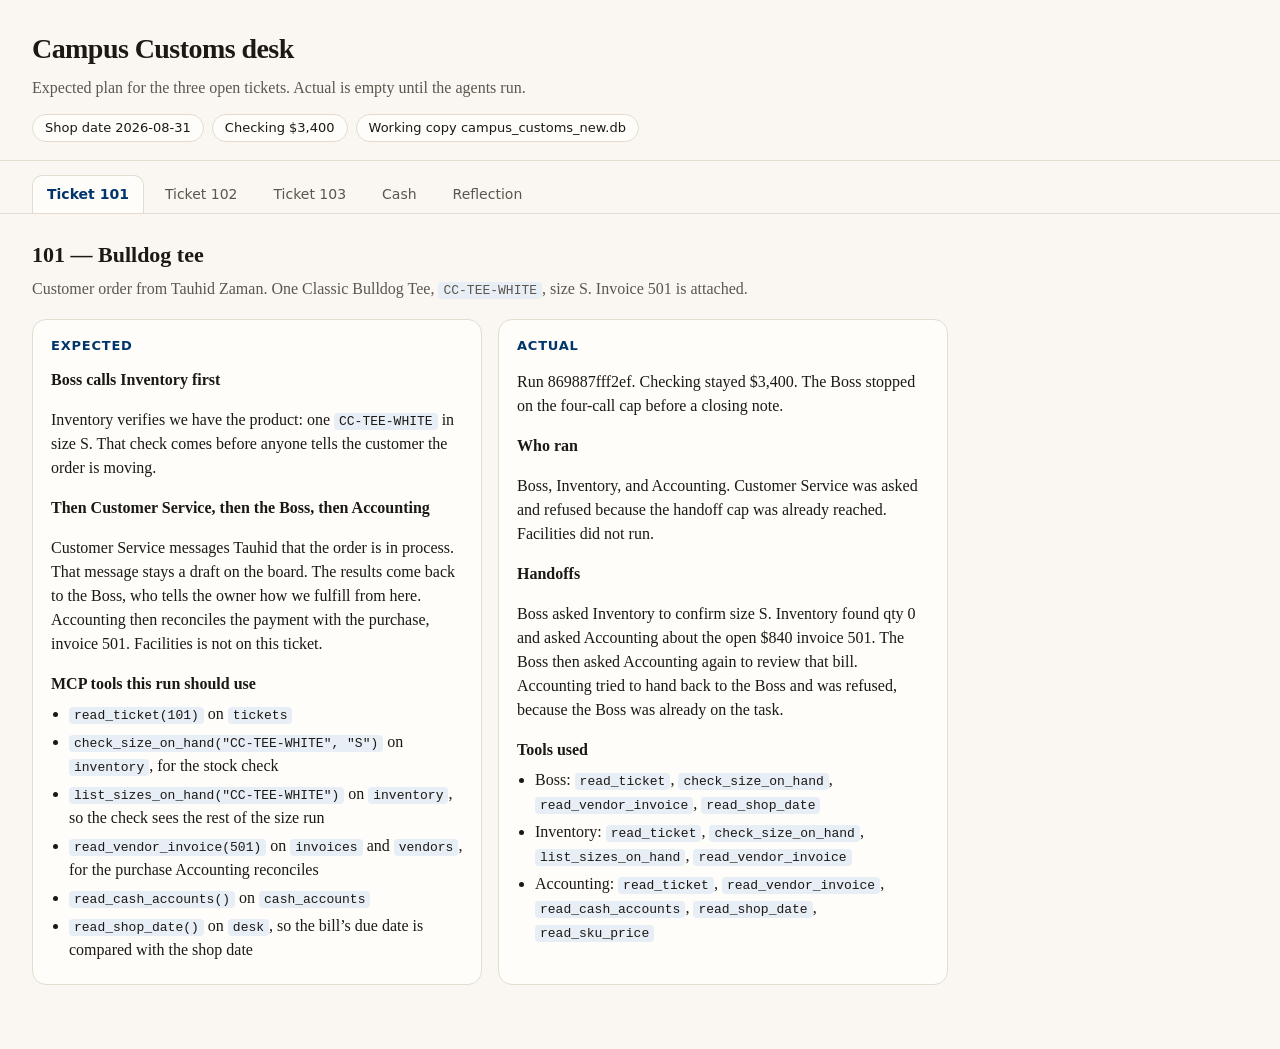
<file: output/desk_tickets.html>
<!DOCTYPE html>
<html lang="en">
<head>
  <meta charset="utf-8">
  <meta name="viewport" content="width=device-width, initial-scale=1">
  <title>Campus Customs — desk tickets</title>
  <style>
    :root {
      --ink: #1c1915;
      --muted: #5c564c;
      --line: #e4dccf;
      --paper: #faf7f2;
      --card: #fffdf9;
      --yale: #00356b;
      --yale-soft: #e7eef5;
      --empty: #f3efe8;
    }
    * { box-sizing: border-box; }
    body {
      margin: 0;
      font: 16px/1.5 "Iowan Old Style", Palatino, "Palatino Linotype", Georgia, serif;
      color: var(--ink);
      background: var(--paper);
    }
    header {
      padding: 28px 32px 18px;
      border-bottom: 1px solid var(--line);
    }
    header p { margin: 6px 0 0; color: var(--muted); }
    h1 { margin: 0; font-size: 28px; font-weight: 600; letter-spacing: -0.02em; }
    .meta { margin-top: 14px; display: flex; flex-wrap: wrap; gap: 8px; }
    .meta span {
      background: var(--card);
      border: 1px solid var(--line);
      border-radius: 999px;
      padding: 4px 12px;
      font: 13px/1.4 ui-sans-serif, system-ui, sans-serif;
    }
    nav {
      display: flex;
      gap: 6px;
      padding: 14px 32px 0;
      border-bottom: 1px solid var(--line);
      overflow-x: auto;
    }
    nav button {
      appearance: none;
      border: 1px solid transparent;
      border-bottom: none;
      background: transparent;
      color: var(--muted);
      font: 14px/1.2 ui-sans-serif, system-ui, sans-serif;
      padding: 10px 14px;
      border-radius: 10px 10px 0 0;
      cursor: pointer;
    }
    nav button[aria-selected="true"] {
      background: var(--card);
      color: var(--yale);
      border-color: var(--line);
      font-weight: 650;
    }
    main { padding: 24px 32px 64px; max-width: 980px; }
    .panel { display: none; }
    .panel.active { display: block; }
    h2 { margin: 0 0 6px; font-size: 22px; }
    .lede { margin: 0 0 18px; color: var(--muted); }
    .grid { display: grid; grid-template-columns: 1fr 1fr; gap: 16px; }
    @media (max-width: 800px) { .grid { grid-template-columns: 1fr; } }
    article {
      background: var(--card);
      border: 1px solid var(--line);
      border-radius: 14px;
      padding: 18px 18px 8px;
    }
    article.blank { background: var(--empty); }
    h3 {
      margin: 0 0 8px;
      font: 600 13px/1.2 ui-sans-serif, system-ui, sans-serif;
      letter-spacing: 0.06em;
      text-transform: uppercase;
      color: var(--yale);
    }
    article.blank h3 { color: var(--muted); }
    h4 { margin: 14px 0 4px; font-size: 16px; }
    ul { margin: 6px 0 14px; padding-left: 18px; }
    li { margin: 4px 0; }
    code {
      font: 13px/1.4 ui-monospace, "SF Mono", Menlo, monospace;
      background: var(--yale-soft);
      padding: 1px 5px;
      border-radius: 4px;
    }
    .soon {
      margin: 8px 0 16px;
      color: var(--muted);
      font-style: italic;
    }
  </style>
</head>
<body>
  <header>
    <h1>Campus Customs desk</h1>
    <p>Expected plan for the three open tickets. Actual is empty until the agents run.</p>
    <div class="meta">
      <span>Shop date 2026-08-31</span>
      <span>Checking $3,400</span>
      <span>Working copy campus_customs_new.db</span>
    </div>
  </header>

  <nav role="tablist" aria-label="Desk pages">
    <button role="tab" id="tab-101" aria-controls="panel-101" aria-selected="true" type="button">Ticket 101</button>
    <button role="tab" id="tab-102" aria-controls="panel-102" aria-selected="false" tabindex="-1" type="button">Ticket 102</button>
    <button role="tab" id="tab-103" aria-controls="panel-103" aria-selected="false" tabindex="-1" type="button">Ticket 103</button>
    <button role="tab" id="tab-cash" aria-controls="panel-cash" aria-selected="false" tabindex="-1" type="button">Cash</button>
    <button role="tab" id="tab-reflection" aria-controls="panel-reflection" aria-selected="false" tabindex="-1" type="button">Reflection</button>
  </nav>

  <main>
    <section class="panel active" id="panel-101" role="tabpanel" aria-labelledby="tab-101">
      <h2>101 — Bulldog tee</h2>
      <p class="lede">Customer order from Tauhid Zaman. One Classic Bulldog Tee, <code>CC-TEE-WHITE</code>, size S. Invoice 501 is attached.</p>
      <div class="grid">
        <article>
          <h3>Expected</h3>
          <h4>Boss calls Inventory first</h4>
          <p>Inventory verifies we have the product: one <code>CC-TEE-WHITE</code> in size S. That check comes before anyone tells the customer the order is moving.</p>
          <h4>Then Customer Service, then the Boss, then Accounting</h4>
          <p>Customer Service messages Tauhid that the order is in process. That message stays a draft on the board. The results come back to the Boss, who tells the owner how we fulfill from here. Accounting then reconciles the payment with the purchase, invoice 501. Facilities is not on this ticket.</p>
          <h4>MCP tools this run should use</h4>
          <ul>
            <li><code>read_ticket(101)</code> on <code>tickets</code></li>
            <li><code>check_size_on_hand("CC-TEE-WHITE", "S")</code> on <code>inventory</code>, for the stock check</li>
            <li><code>list_sizes_on_hand("CC-TEE-WHITE")</code> on <code>inventory</code>, so the check sees the rest of the size run</li>
            <li><code>read_vendor_invoice(501)</code> on <code>invoices</code> and <code>vendors</code>, for the purchase Accounting reconciles</li>
            <li><code>read_cash_accounts()</code> on <code>cash_accounts</code></li>
            <li><code>read_shop_date()</code> on <code>desk</code>, so the bill’s due date is compared with the shop date</li>
          </ul>
        </article>
        <article>
          <h3>Actual</h3>
          <p>Run 869887fff2ef. Checking stayed $3,400. The Boss stopped on the four-call cap before a closing note.</p>
          <h4>Who ran</h4>
          <p>Boss, Inventory, and Accounting. Customer Service was asked and refused because the handoff cap was already reached. Facilities did not run.</p>
          <h4>Handoffs</h4>
          <p>Boss asked Inventory to confirm size S. Inventory found qty 0 and asked Accounting about the open $840 invoice 501. The Boss then asked Accounting again to review that bill. Accounting tried to hand back to the Boss and was refused, because the Boss was already on the task.</p>
          <h4>Tools used</h4>
          <ul>
            <li>Boss: <code>read_ticket</code>, <code>check_size_on_hand</code>, <code>read_vendor_invoice</code>, <code>read_shop_date</code></li>
            <li>Inventory: <code>read_ticket</code>, <code>check_size_on_hand</code>, <code>list_sizes_on_hand</code>, <code>read_vendor_invoice</code></li>
            <li>Accounting: <code>read_ticket</code>, <code>read_vendor_invoice</code>, <code>read_cash_accounts</code>, <code>read_shop_date</code>, <code>read_sku_price</code></li>
          </ul>
        </article>
      </div>
    </section>

    <section class="panel" id="panel-102" role="tabpanel" aria-labelledby="tab-102" hidden>
      <h2>102 — Rent due</h2>
      <p class="lede">Rent notice from Elm City Properties. Lease 1. No SKU and no invoice. The note says the rent email claims two days.</p>
      <div class="grid">
        <article>
          <h3>Expected</h3>
          <h4>Boss calls Facilities first</h4>
          <p>When the rent is due, Facilities checks for an operational issue that would stop payment, including the landlord not fulfilling a lease requirement. That finding is reported to the Boss.</p>
          <h4>Then the Boss, then Accounting</h4>
          <p>The Boss decides it is okay to pay, or reports a stop-payment. If the Boss has not stopped payment, Accounting schedules the rent check for the landlord’s office, Elm City Properties on lease 1. No tool mails the check or contacts the landlord. Inventory and Customer Service are not on this ticket.</p>
          <h4>MCP tools this run should use</h4>
          <ul>
            <li><code>read_ticket(102)</code> on <code>tickets</code></li>
            <li><code>read_lease(1)</code> on <code>leases</code>, for the rent, the due date, and any lease note</li>
            <li><code>read_shop_date()</code> on <code>desk</code>, so Facilities can tell whether the rent is due</li>
            <li><code>read_cash_accounts()</code> on <code>cash_accounts</code>, so Accounting can schedule against the checking balance</li>
          </ul>
        </article>
        <article>
          <h3>Actual</h3>
          <p>Run ceaab31dd004. Checking stayed $3,400. No check was mailed. The Boss stopped on the four-call cap before a closing note.</p>
          <h4>Who ran</h4>
          <p>Boss, Facilities, and Accounting. Inventory and Customer Service did not run.</p>
          <h4>Handoffs</h4>
          <p>Boss asked Facilities to own the rent notice. Facilities read lease 1 and asked Accounting to prepare the $2,400 rent, not to pay it. The Boss asked Accounting to confirm that preparation. Accounting asked Facilities again for the rent and the due date. Facilities then tried to ask Accounting back and was refused, because Accounting was already on the task. A further ask from the Boss to Accounting was refused because the handoff cap was reached.</p>
          <h4>Tools used</h4>
          <ul>
            <li>Boss: <code>read_ticket</code></li>
            <li>Facilities: <code>read_ticket</code>, <code>read_lease</code>, <code>read_shop_date</code></li>
            <li>Accounting: <code>read_ticket</code>, <code>read_lease</code>, <code>read_cash_accounts</code>, <code>read_shop_date</code></li>
          </ul>
        </article>
      </div>
    </section>

    <section class="panel" id="panel-103" role="tabpanel" aria-labelledby="tab-103" hidden>
      <h2>103 — Bulk hoodie discount</h2>
      <p class="lede">Price override from Yale AI Club. Twenty Basic Hoodie Big Yale, <code>CC-HOOD-NAVY</code>, size M. No lease and no invoice.</p>
      <div class="grid">
        <article>
          <h3>Expected</h3>
          <h4>Boss calls Customer Service first</h4>
          <p>Yale AI Club asked for a bulk discount, so Customer Service owns the request and brings in only the two departments that can check it.</p>
          <h4>Customer Service with Inventory and Accounting, then the Boss</h4>
          <p>Customer Service works with Inventory to verify we have the inventory for the bulk order: 20 <code>CC-HOOD-NAVY</code> in size M. Customer Service works with Accounting on the discount. The Boss has to be okay with a bulk-order discount before that price is used. The reply to the club stays a draft on the board. Facilities is not on this ticket.</p>
          <h4>MCP tools this run should use</h4>
          <ul>
            <li><code>read_ticket(103)</code> on <code>tickets</code></li>
            <li><code>check_size_on_hand("CC-HOOD-NAVY", "M")</code> on <code>inventory</code>, for the bulk-order count</li>
            <li><code>list_sizes_on_hand("CC-HOOD-NAVY")</code> on <code>inventory</code>, so the check sees the other sizes</li>
            <li><code>read_sku_price("CC-HOOD-NAVY")</code> on <code>pricing</code>, so Accounting prices the discount from cost and list price</li>
          </ul>
        </article>
        <article>
          <h3>Actual</h3>
          <p>Run 57e17f685d16. Checking stayed $3,400. The customer note stayed a draft. The Boss stopped on the four-call cap before a closing note.</p>
          <h4>Who ran</h4>
          <p>Boss, Inventory, and Customer Service. Accounting was asked and refused because the handoff cap was reached. Facilities did not run.</p>
          <h4>Handoffs</h4>
          <p>Boss asked Inventory to count size M. Inventory found 8 on hand against 20 and asked Customer Service to say only that. The Boss asked Customer Service again for a draft, and Customer Service asked Inventory to verify the count once more. Inventory then tried to ask Accounting and was refused.</p>
          <h4>Tools used</h4>
          <ul>
            <li>Boss: <code>list_open_tickets</code>, <code>read_ticket</code></li>
            <li>Inventory: <code>read_ticket</code>, <code>check_size_on_hand</code></li>
            <li>Customer Service: <code>read_ticket</code>, <code>check_size_on_hand</code></li>
          </ul>
        </article>
      </div>
    </section>

    <section class="panel" id="panel-cash" role="tabpanel" aria-labelledby="tab-cash" hidden>
      <h2>Cash</h2>
      <p class="lede">Checking after the reset, then each ticket. The last line is the balance in <code>cash_accounts</code>.</p>
      <ul>
        <li>Starting checking, after the reset, shop date 2026-08-31: <strong>$3,400.00</strong></li>
        <li>Ticket 101: <strong>$0.00</strong>. Invoice 501, the $840 rush reprint, was prepared and not approved. No pay was written.</li>
        <li>Ticket 102: <strong>$0.00</strong>. Lease 1 rent, $2,400 to Elm City Properties, was prepared and not approved. No check was mailed.</li>
        <li>Ticket 103: <strong>$0.00</strong>. No invoice and no lease, so there was no pay and no purchase.</li>
        <li>Ending checking: <strong>$3,400.00</strong>. $3,400.00 + $0.00 + $0.00 + $0.00 = $3,400.00, which matches <code>cash_accounts</code>.</li>
      </ul>
    </section>

    <section class="panel" id="panel-reflection" role="tabpanel" aria-labelledby="tab-reflection" hidden>
      <h2>Reflection</h2>
      <p class="lede">Every point below is from the ticket tabs and the Cash tab on this page, plus the desk that ran those tickets.</p>
      <h3>How the agents performed</h3>
      <p>101 went smooth and seamless, without issue. On the 101 tab the Boss called Inventory first. Inventory counted <code>CC-TEE-WHITE</code> size S at 0, and Accounting read invoice 501, the open $840 reprint. The Cash tab shows ticket 101 at <strong>$0.00</strong>. The bill was prepared and not paid, and checking stayed <strong>$3,400.00</strong>. Facilities stayed off that ticket.</p>
      <p>102 went smooth and seamless, without issue. On the 102 tab the Boss called Facilities first. Facilities read lease 1, and Accounting prepared the $2,400 rent without mailing a check. The Cash tab shows ticket 102 at <strong>$0.00</strong>. Inventory and Customer Service stayed off that ticket.</p>
      <p>103 presented a limit issue, so we had to rework how we address those matters so the Boss is not called too many times. On the 103 tab the Boss stopped on the four-call cap. Accounting was asked and refused, and the Cash tab shows ticket 103 at <strong>$0.00</strong> because that ticket had no invoice and no lease. The rework is one call from the Boss to Inventory, then Customer Service, then Accounting, and the invoice comes back up the chain instead of calling the Boss again.</p>
      <h3>Actual against the plan</h3>
      <p>101 worked as expected. The Expected side says Inventory first, then the customer draft, then Accounting on invoice 501. The Actual side is Boss to Inventory to Accounting, with the stock tools and <code>read_vendor_invoice</code>. Customer Service was refused once the handoff cap was hit. The Cash tab still shows <strong>$0.00</strong>, so the $840 reprint was not the sale.</p>
      <p>102 worked as expected. The Expected side says Facilities first, then Accounting schedules the $2,400 and does not mail it. The Actual side is that handoff, using <code>read_lease</code>, <code>read_shop_date</code>, and <code>read_cash_accounts</code>. The Cash tab shows <strong>$0.00</strong> and no check mailed.</p>
      <p>103 needed a more efficient process, and that process should be saved as a pathway for similar issues. Expected said Customer Service first, with Inventory and Accounting, and <code>read_sku_price</code> for the discount. Actual started at Inventory, Accounting never got in, and the price tool was not used. The Cash tab had nothing to move. The saved pathway is the one Boss call, then the chain, so a short rack and a bulk price do not burn the four-call cap.</p>
      <h3>What one agent could have done</h3>
      <p>103 could have been handled solely by the Boss or the human, because it required human thinking to resolve the matter. The 103 tab shows the team counting size M at 8 against an ask of 20 and then dying on the cap before a price. The Cash tab confirms the tools had no bill to pay. The human had to decide the order stays 20 size M, at 10% off because it is 20 or more, and that the 12 short are a reprint. One person with <code>check_size_on_hand</code> and <code>read_sku_price</code> could have put that choice on the desk. The team path is what made the Boss get called until the limit.</p>
      <h3>Three problems this team could take</h3>
      <p>Campus Customs can run out of inventory, and now it can replenish and keep certain pars in production versus sales. The 101 tab already shows that hole: size S qty 0. The 103 tab shows the other hole: size M qty 8 against 20. <code>check_size_on_hand</code> and <code>list_sizes_on_hand</code> are the tools that see the par break. The 103 pathway is how the shortfall gets priced and handed to the human instead of bouncing the Boss.</p>
      <p>Customer Service needs the functionality to queue emails and to punch down solutions, like recommending alternative styles. On the 101 tab the customer note is a draft on the board, and no tool sends it. On the 103 tab the same rule holds: the club reply stays a draft. The size list is already a tool, so an alternative style can be named from stock the way the 103 rack listed the other sizes. The queue itself is the missing send button, which is why the Cash tab never shows a sale just because a draft was written.</p>
      <p>Accounting needs a calendar that is shared globally for when recurring bills come up, so we do not stop production because the rent is not paid or the vendors are not paid. The 102 tab is the rent: lease 1, $2,400, due two days after the shop date. The 101 tab is the vendor bill: invoice 501, $840, due 2026-08-28, before the shop date 2026-08-31. The Cash tab shows both at <strong>$0.00</strong> after the runs, prepared and not paid, while checking stayed <strong>$3,400.00</strong>. <code>read_lease</code>, <code>read_vendor_invoice</code>, <code>read_shop_date</code>, and <code>read_cash_accounts</code> are how Accounting already sees those dates. The shared calendar is so those two bills surface before the rack goes quiet.</p>
      <h3>Three problems this team could not take</h3>
      <p>Campus Customs needs an app with a shopper experience. None of the three ticket tabs is a shopper screen. 101, 102, and 103 are desk tickets, and the Cash tab only moves when a human approves a bill the tools already found. There is no cart, no customer login, and no agent whose job is the shopper.</p>
      <p>Campus Customs needs client feedback and reviews on the website. The 101 and 103 tabs let Customer Service write a draft and leave it on the board. Nothing on those tabs, or on the Cash tab, stores a review or a rating. That would take a review tool Customer Service does not have.</p>
      <p>Campus Customs needs to showcase seasonal releases through media like reels that are top-notch productions. The tools on the ticket tabs read stock, price, leases, invoices, and cash. The Cash tab is a till, not a studio. A reel needs a media tool and a person who produces it. This desk does not have either one.</p>
    </section>
  </main>

  <script>
    const tabs = Array.from(document.querySelectorAll('[role="tab"]'));
    const panels = Array.from(document.querySelectorAll('[role="tabpanel"]'));

    function select(tab) {
      tabs.forEach((item) => {
        const on = item === tab;
        item.setAttribute("aria-selected", on ? "true" : "false");
        item.tabIndex = on ? 0 : -1;
      });
      panels.forEach((panel) => {
        const on = panel.id === tab.getAttribute("aria-controls");
        panel.classList.toggle("active", on);
        panel.hidden = !on;
      });
      tab.focus();
    }

    tabs.forEach((tab, index) => {
      tab.addEventListener("click", () => select(tab));
      tab.addEventListener("keydown", (event) => {
        if (event.key !== "ArrowRight" && event.key !== "ArrowLeft") return;
        event.preventDefault();
        const next = event.key === "ArrowRight" ? index + 1 : index - 1;
        select(tabs[(next + tabs.length) % tabs.length]);
      });
    });
  </script>
</body>
</html>
</file>
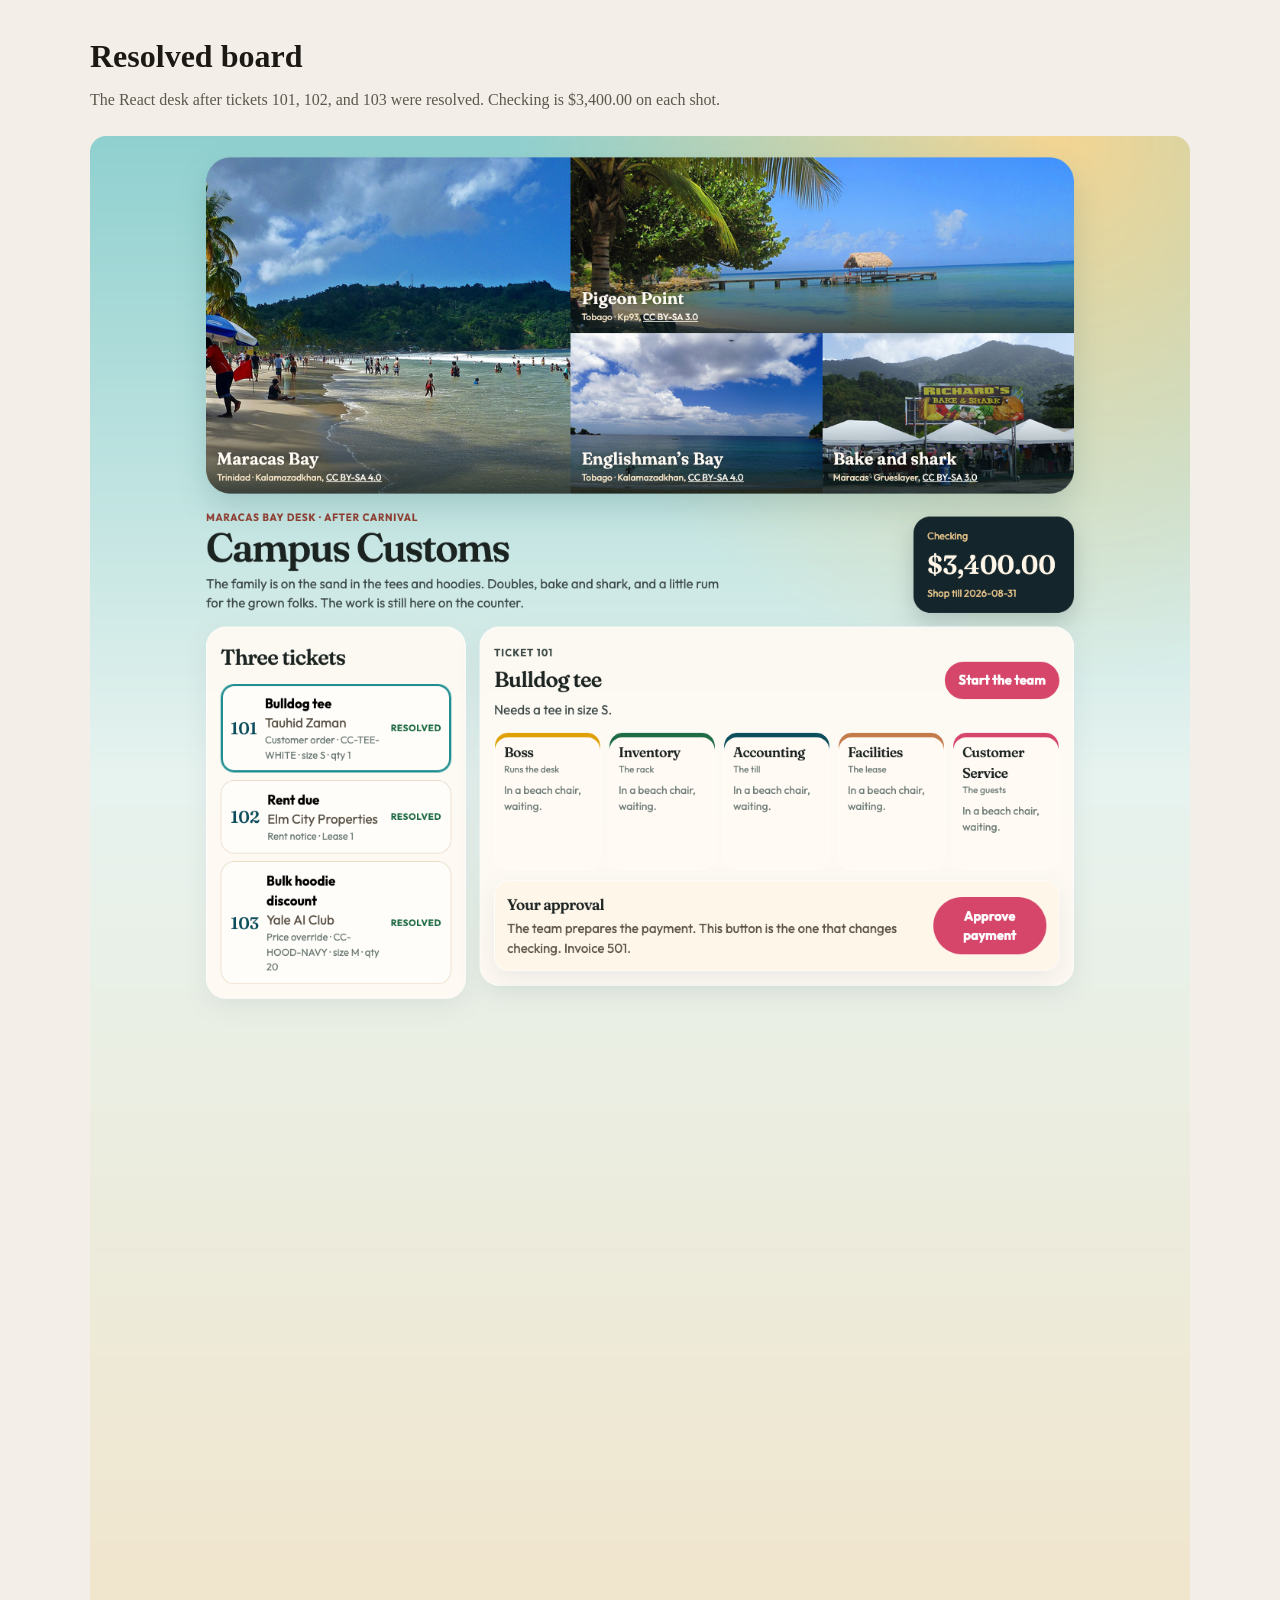
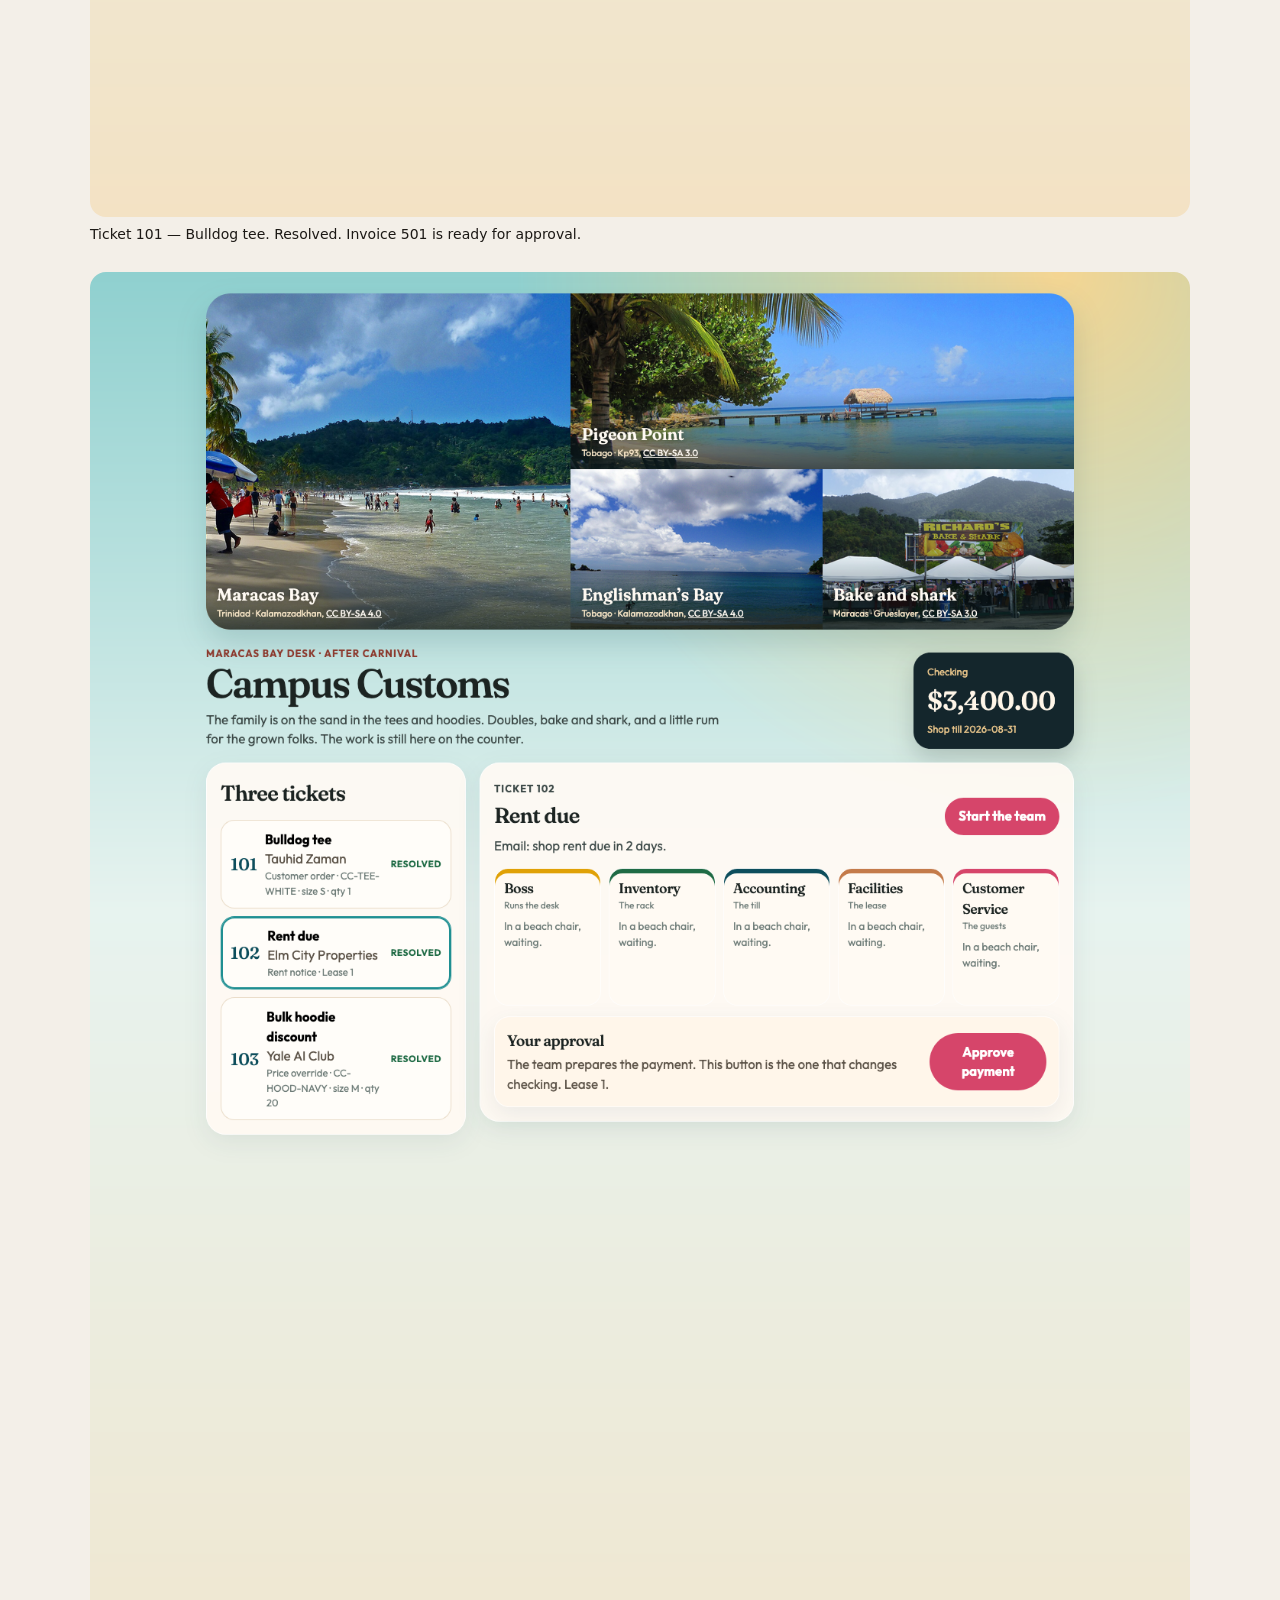
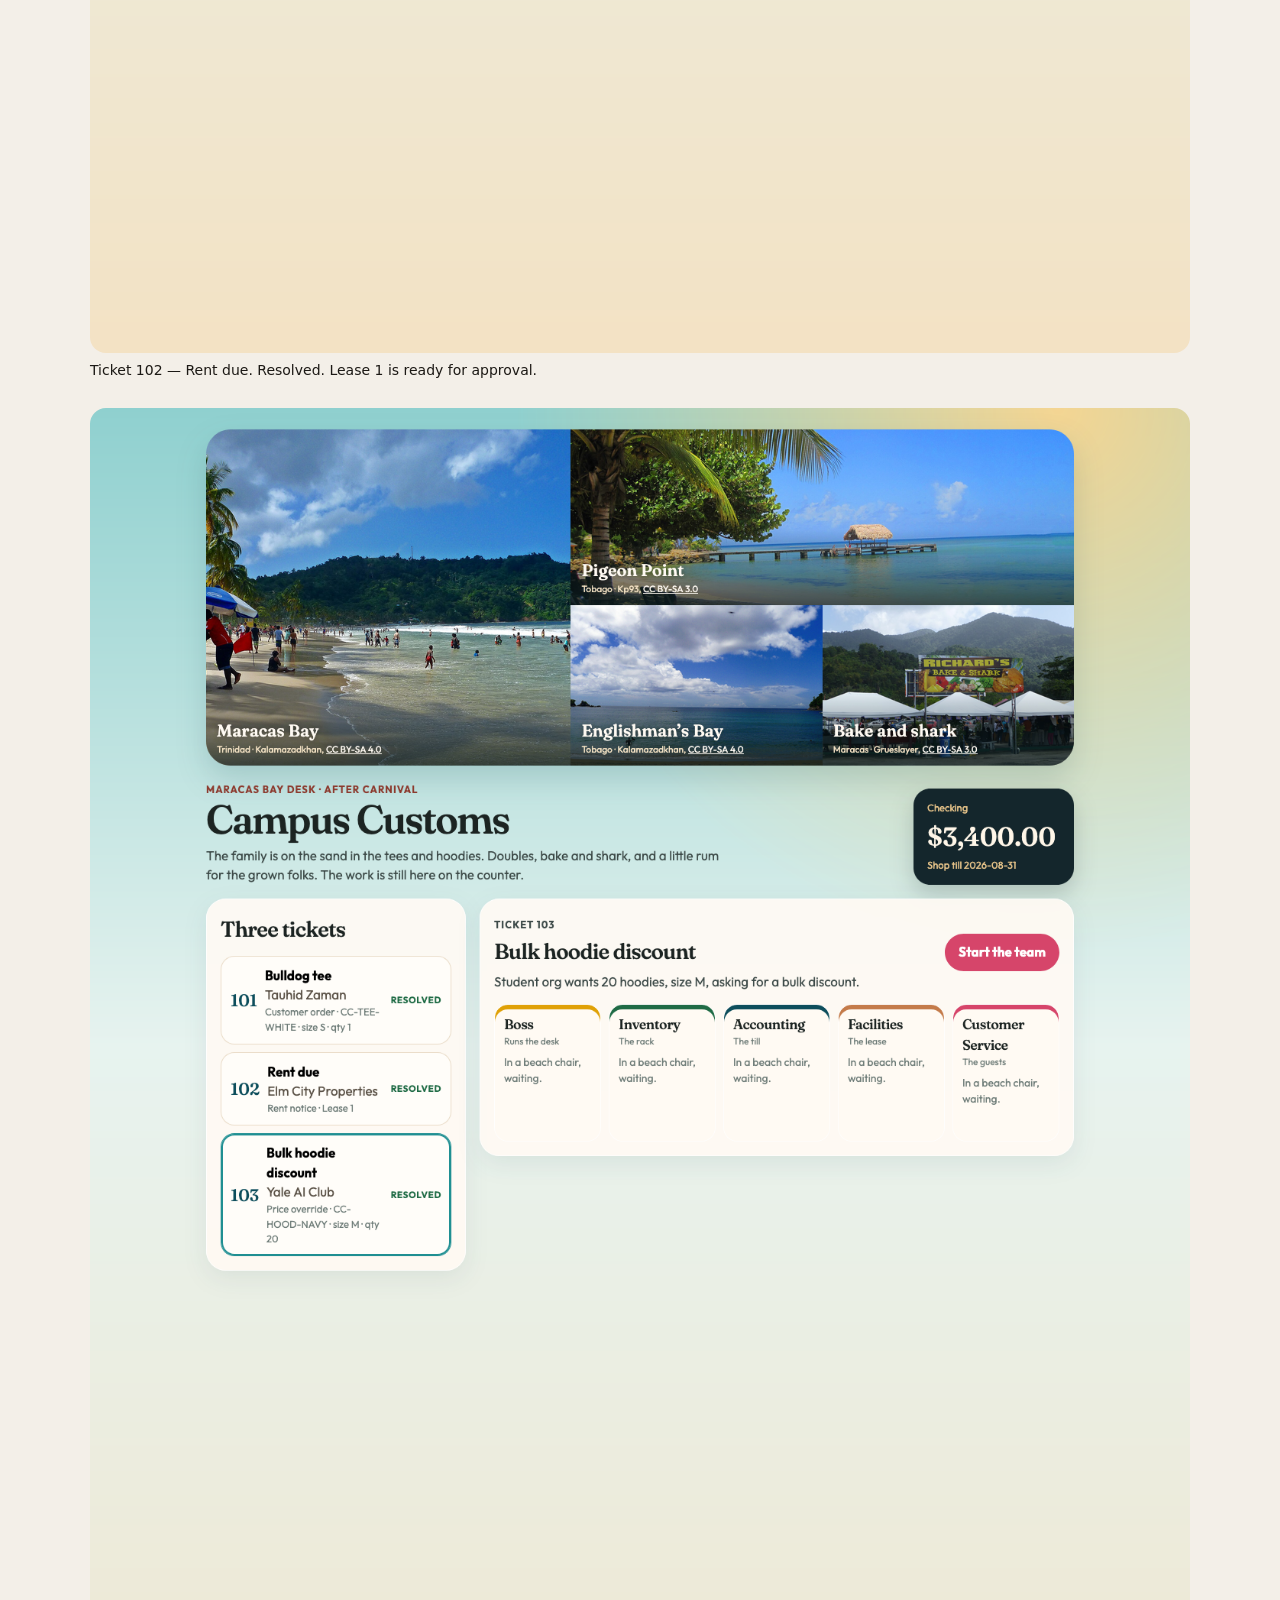
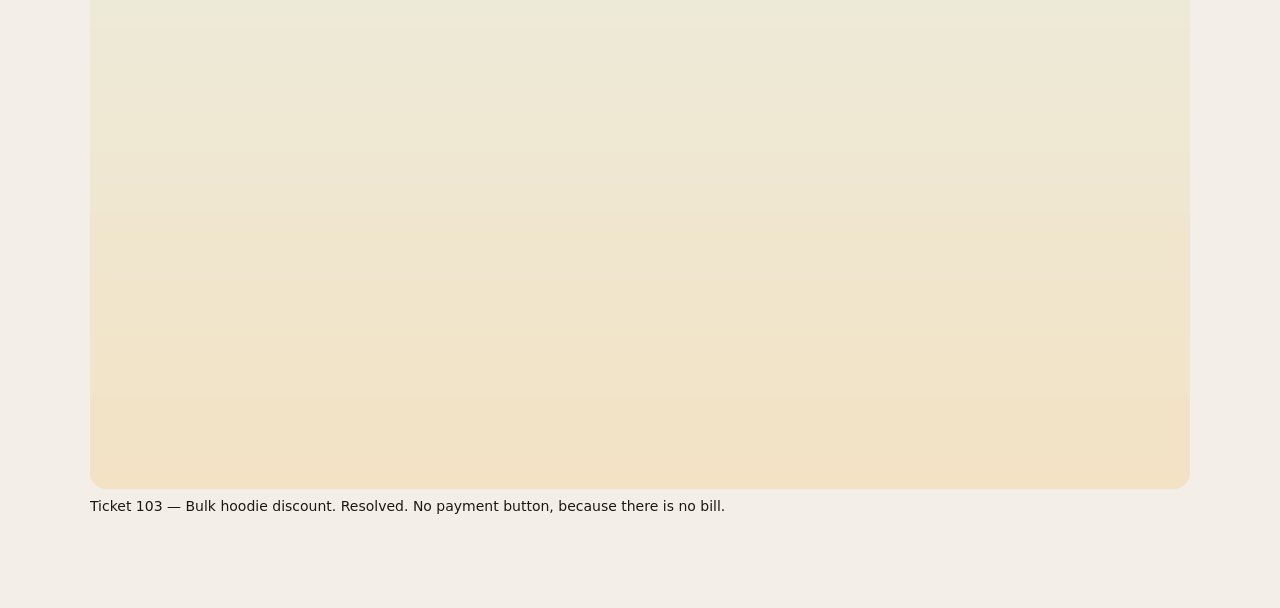
<file: output/resolved_board.html>
<!DOCTYPE html>
<html lang="en">
<head>
  <meta charset="utf-8">
  <meta name="viewport" content="width=device-width, initial-scale=1">
  <title>Campus Customs — resolved board</title>
  <style>
    body {
      margin: 0;
      padding: 32px 20px 64px;
      background: #f3efe8;
      color: #1c1915;
      font: 16px/1.5 Georgia, serif;
    }
    main { max-width: 1100px; margin: 0 auto; }
    h1 { margin: 0 0 8px; font-size: 32px; }
    p { margin: 0 0 24px; color: #5c564c; }
    figure { margin: 0 0 28px; }
    img { width: 100%; height: auto; border-radius: 16px; display: block; }
    figcaption { margin-top: 8px; font: 14px/1.4 ui-sans-serif, system-ui, sans-serif; }
  </style>
</head>
<body>
  <main>
    <h1>Resolved board</h1>
    <p>The React desk after tickets 101, 102, and 103 were resolved. Checking is $3,400.00 on each shot.</p>
    <figure>
      <img src="board-101.png" alt="React desk with ticket 101, the Bulldog tee, selected and resolved.">
      <figcaption>Ticket 101 — Bulldog tee. Resolved. Invoice 501 is ready for approval.</figcaption>
    </figure>
    <figure>
      <img src="board-102.png" alt="React desk with ticket 102, rent due, selected and resolved.">
      <figcaption>Ticket 102 — Rent due. Resolved. Lease 1 is ready for approval.</figcaption>
    </figure>
    <figure>
      <img src="board-103.png" alt="React desk with ticket 103, the bulk hoodie discount, selected and resolved.">
      <figcaption>Ticket 103 — Bulk hoodie discount. Resolved. No payment button, because there is no bill.</figcaption>
    </figure>
  </main>
</body>
</html>
</file>
